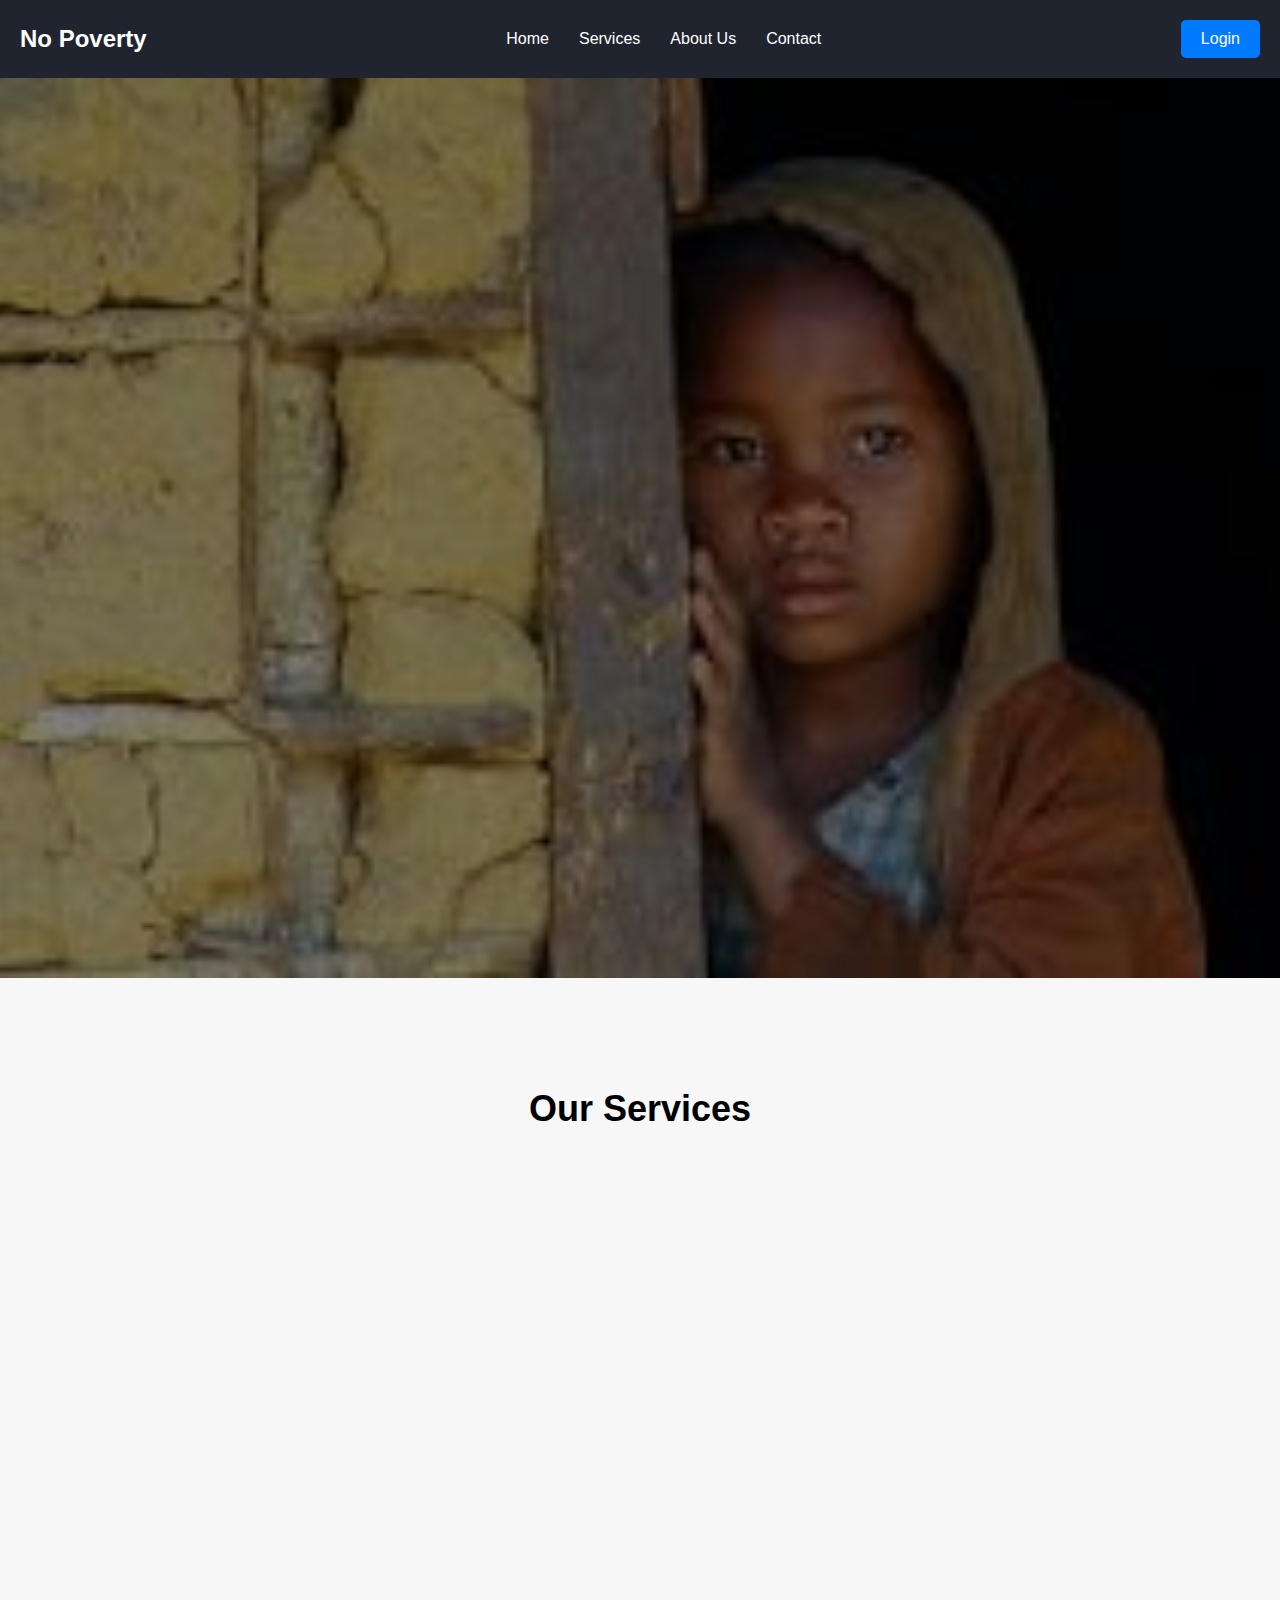
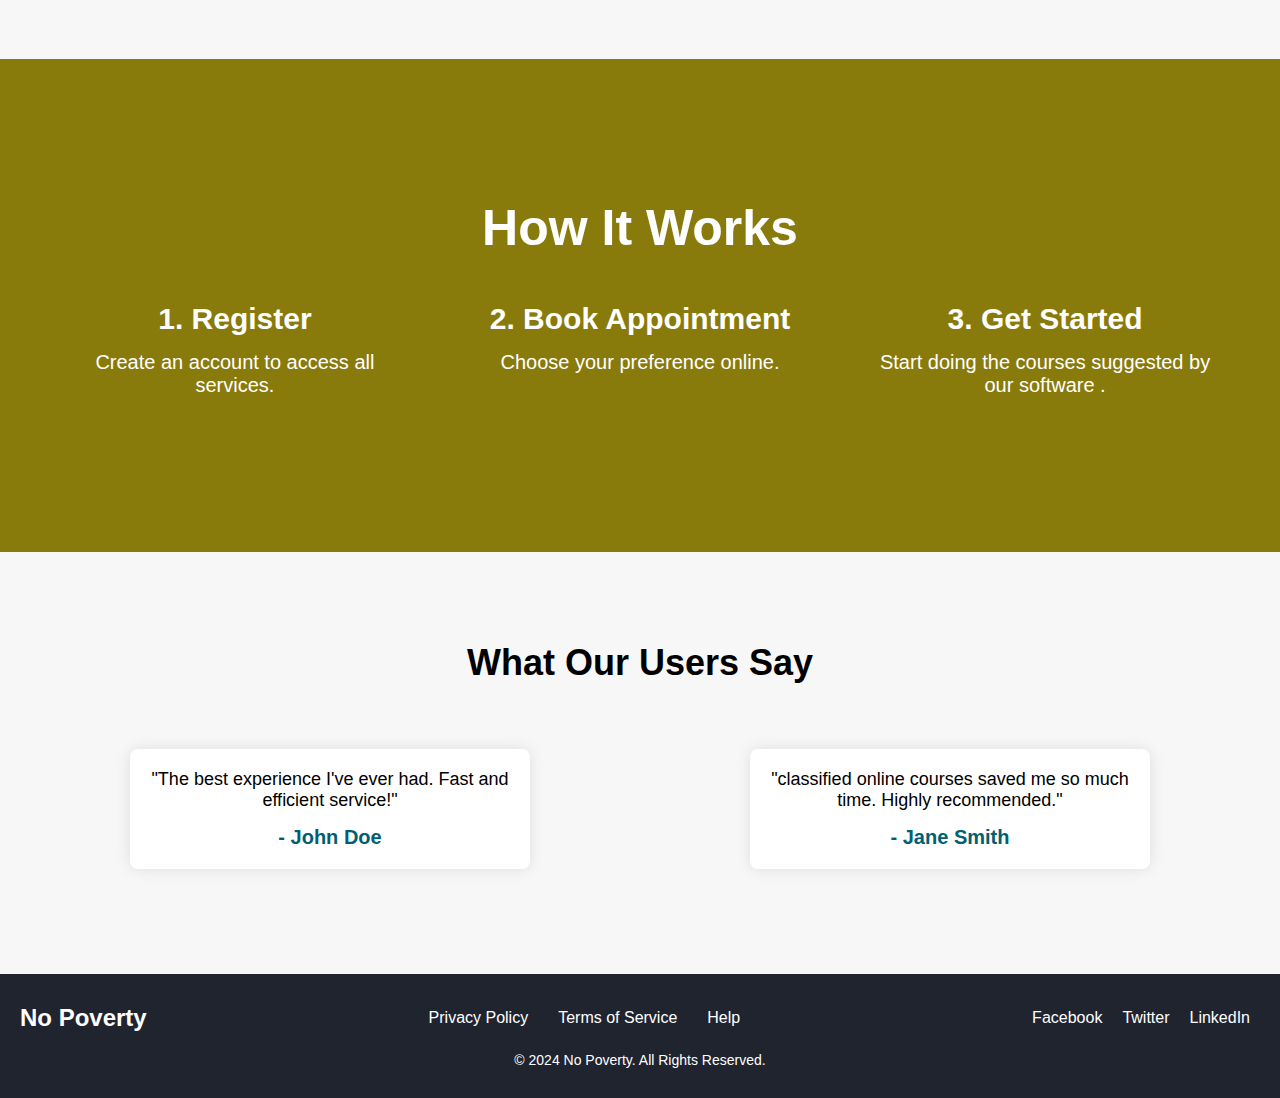
<file: index.html>
<!DOCTYPE html>
<html lang="en">
<head>
    <meta charset="UTF-8">
    <meta name="viewport" content="width=device-width, initial-scale=1.0">
    <title>Hospital Management System</title>
    <style>
/* Reset */
* {
    margin: 0;
    padding: 0;
    box-sizing: border-box;
    font-family: Arial, sans-serif;
}

/* Header */
header {
    display: flex;
    justify-content: space-between;
    align-items: center;
    padding: 20px;
    background-color:#20242f;
    color: white;
}

header .logo {
    font-size: 24px;
    font-weight: bold;
}

header nav ul {
    list-style: none;
    display: flex;
}

header nav ul li {
    margin: 0 15px;
}

header nav ul li a {
    color: white;
    text-decoration: none;
}

.login-btn {
    padding: 10px 20px;
    background-color: #94d2bd;
    color: #ffffff;
    border-radius: 5px;
    text-decoration: none;
}

.login-btn:hover {
    background-color: #82c1aa;
}

/* Hero Section */
.container {
    background: url('images.jpeg') no-repeat center center/cover;
    width: 100%;
    height: 100vh;
    display: flex;
    justify-content: center;
    align-items: center;
    color: white;
    text-align: center;
    position: relative;
    overflow: hidden;
}

.container::after {
    content: '';
    position: absolute;
    top: 0;
    left: 0;
    width: 100%;
    height: 100%;
    background: rgba(0, 0, 0, 0.5);
}

.hero-content {
    text-align: center;
    max-width: 900px;
    animation: fadeIn 1s ease-in-out forwards;
    opacity: 0;
}

@keyframes fadeIn {
    to { opacity: 1; }
}

.container h1 {
    font-size: 60px;
    margin-bottom: 50px;
}

.cta-btn {
    padding: 15px 30px;
    background-color: #000000a1;
    color: #ffffff;
    border-radius: 5px;
    text-decoration: none;
    font-size: 18px;
}

.cta-btn:hover {
    background-color: #82c1aa;
}

/* Services Section */
.services {
    padding: 110px 20px;
    background-color: #f7f7f7;
    text-align: center;
}

.services h2 {
    margin-bottom: 40px;
    font-size: 36px;
}

.service-container {
    display: flex;
    justify-content: space-around;
    flex-wrap: wrap;
}

.service-item {
    background-color: white;
    border-radius: 8px;
    padding: 40px;
    max-width: 300px;
    text-align: center;
    margin: 20px;
    box-shadow: 0 0 15px rgba(0, 0, 0, 0.1);
    transition: transform 0.3s;
    animation: slideUp 0.5s ease forwards;
    opacity: 0;
}

@keyframes slideUp {
    from { transform: translateY(20px); opacity: 0; }
    to { transform: translateY(0); opacity: 1; }
}

.service-item:hover {
    transform: translateY(-10px);
}

.service-item img {
    max-width: 100px;
    margin-bottom: 15px;
}

.service-item h3 {
    margin-bottom: 15px;
    font-size: 24px;
    color: #005f73;
}

.service-item p {
    margin-bottom: 15px;
}

.service-item a {
    color: #94d2bd;
    text-decoration: none;
    font-weight: bold;
}

.service-item a:hover {
    text-decoration: underline;
}

/* How It Works Section */
.how-it-works {
    padding: 140px 20px;
    background-color: #897a0c;
    color: white;
    text-align: center;
}

.how-it-works h2 {
    margin-bottom: 30px;
    font-size: 50px;
}

.steps {
    display: flex;
    justify-content: space-around;
    flex-wrap: wrap;
}

.step {
    max-width: 350px;
    margin: 15px;
}

.step h3 {
    margin-bottom: 15px;
    font-size: 30px;
}

.step p {
    font-size: 20px;
}

/* Bed Availability Checker */
.bed-checker-section {
    padding: 100px 20px;
    background-color: #d3e9e1f9;
    text-align: center;
}

.bed-checker {
    padding: 20px;
    background-color: #3d8f9f;
    border-radius: 10px;
    display: inline-block;
    color: white;
}

.bed-checker h3 {
    margin-bottom: 20px;
    font-size: 24px;
}

.bed-checker input {
    padding: 10px;
    border: none;
    border-radius: 5px;
    margin-right: 10px;
    margin-bottom: 20px;
}

.bed-checker button {
    padding: 10px 20px;
    background-color: #94d2bd;
    color: #005f73;
    border: none;
    border-radius: 5px;
    cursor: pointer;
}

.bed-checker button:hover {
    background-color: #82c1aa;
}

/* Testimonials */
.testimonials {
    padding: 90px 20px;
    background-color: #f7f7f7;
    text-align: center;
}

.testimonials h2 {
    margin-bottom: 50px;
    font-size: 36px;
}

.testimonial-container {
    display: flex;
    justify-content: space-around;
    flex-wrap: wrap;
}

.testimonial {
    max-width: 400px;
    margin: 15px;
    padding: 20px;
    background-color: white;
    border-radius: 8px;
    box-shadow: 0 0 15px rgba(0, 0, 0, 0.1);
}

.testimonial p {
    font-size: 18px;
    margin-bottom: 15px;
}

.testimonial h4 {
    color: #005f73;
    font-size: 20px;
}

/* Footer */
footer {
    padding: 30px 20px;
    background-color:#20242f;
    color: white;
    text-align: center;
}

.footer-container {
    display: flex;
    justify-content: space-between;
    align-items: center;
    flex-wrap: wrap;
}

.footer-logo {
    font-size: 24px;
    font-weight: bold;
}

.footer-links {
    list-style: none;
    display: flex;
}

.footer-links li {
    margin: 0 15px;
}

.footer-links li a {
    color: white;
    text-decoration: none;
}

.footer-social {
    display: flex;
    align-items: center;
}

.footer-social a {
    color: white;
    margin: 0 10px;
    text-decoration: none;
}

footer p {
    margin-top: 20px;
    font-size: 14px;
}

/* Style for the authentication buttons container */
.auth-buttons {
    display: flex;
    gap: 10px; /* Adjust spacing as needed */
}

.login-btn, .signup-btn {
    display: inline-block;
    padding: 10px 20px;
    text-decoration: none;
    color: white;
    background-color: #007BFF; /* Adjust color as needed */
    border-radius: 5px;
    text-align: center;
}

.auth-buttons a:hover {
    opacity: 0.8;
}

.bgclip {
    position: absolute;
    margin-right: 10%;
    right: 0;
    bottom: 0;
    z-index: -1;
}

.navbar {
    background-color: #20242f;
}

/* Responsive Design */
@media (max-width: 1024px) {
    .hero-content h1 {
        font-size: 40px;
    }
    .cta-btn {
        padding: 10px 20px;
        font-size: 16px;
    }
    .service-container {
        flex-direction: column;
        align-items: center;
    }
    .steps {
        flex-direction: column;
        align-items: center;
    }
}

@media (max-width: 768px) {
    header {
        flex-direction: column;
        align-items: flex-start;
    }

    header nav ul {
        flex-direction: column;
        gap: 10px;
    }

    .hero-content h1 {
        font-size: 32px;
    }

    .cta-btn {
        padding: 10px 20px;
    }

    .service-item {
        max-width: 90%;
    }

    .step {
        max-width: 90%;
    }

    .testimonial {
        max-width: 90%;
    }

    .footer-container {
        flex-direction: column;
        align-items: center;
        text-align: center;
    }
}

@media (max-width: 480px){
    .hero-content h1 {
        font-size: 28px;
    }}


    </style>
</head>
<body>

    <!-- Header Section -->
    <header>
        <div class="logo">No Poverty</div>
        
        <nav class="navbar">
            <ul>
                <li><a href="#">Home</a></li>
                <li><a href="#services">Services</a></li>
                <li><a href="#">About Us</a></li>
                <li><a href="contact.html">Contact</a></li>
            </ul>
        </nav>
        <div class="auth-buttons">
            <a href="login.html" id="loginButton" class="login-btn"></a>
        </div>
    </header>

    <!-- Hero Section -->
    <section class="container">
        <div class="hero-content">
            </video>
            <h1>Empowering Individuals, Reducing Poverty: Building Skills for Brighter Futures.</h1>
            <!-- Removed Book Appointment button -->
        </div>
    </section>

    <!-- Service Highlights -->
    <section id="services" class="services">
        <h2>Our Services</h2>
        <div class="service-container">
            <div class="service-item">
                <img src="skill.jpeg" alt="OPD">
                <h3>Skill Development
                </h3>
                <p>We help developing skills by providing applicable courses.</p>
                <a href="#">Read More</a>
            </div>
            <div class="service-item">
                <img src="download.png" alt="Bed Management">
                <h3>Remote Work Resources</h3>
                <p>Jobs and internhip which can be done from home .</p>
                <a href="available.html">Read More</a>
            </div>
            <div class="service-item">
                <img src="remote.png" alt="Inventory">
                <h3>Networking and Mentorship
                </h3>
                <p>Get in touch with top players in the industry.</p>
                <a href="#">Read More</a>
            </div>
        </div>
    </section>

    <!-- How It Works -->
    <section class="how-it-works">
        <h2>How It Works</h2>
        <div class="steps">
            <div class="step">
                <h3>1. Register</h3>
                <p>Create an account to access all services.</p>
            </div>
            <div class="step">
                <h3>2. Book Appointment</h3>
                <p>Choose your preference  online.</p>
            </div>
            <div class="step">
                <h3>3. Get Started</h3>
                <p>Start doing the courses suggested by our software .</p>
            </div>
        </div>
    </section>

    <!-- Testimonials -->
    <section class="testimonials">
        <h2>What Our Users Say</h2>
        <div class="testimonial-container">
            <div class="testimonial">
                <p>"The best experience I've ever had. Fast and efficient service!"</p>
                <h4>- John Doe</h4>
            </div>
            <div class="testimonial">
                <p>"classified online courses saved me so much time. Highly recommended."</p>
                <h4>- Jane Smith</h4>
            </div>
        </div>
    </section>

    <!-- Footer Section -->
    <footer>
        <div class="footer-container">
            <div class="footer-logo">No Poverty</div>
            <ul class="footer-links">
                <li><a href="#">Privacy Policy</a></li>
                <li><a href="#">Terms of Service</a></li>
                <li><a href="#">Help</a></li>
            </ul>
            <div class="footer-social">
                <a href="#">Facebook</a>
                <a href="#">Twitter</a>
                <a href="#">LinkedIn</a>
            </div>
        </div>
        <p>&copy; 2024 No Poverty. All Rights Reserved.</p>
    </footer>

    <script>
        // Check login status from localStorage
        let isLoggedIn = localStorage.getItem('isLoggedIn') === 'true'; // Retrieve login status from localStorage
    
        const loginButton = document.getElementById('loginButton');
    
        function updateButtons() {
            if (isLoggedIn) {
                loginButton.textContent = 'Logout';
                loginButton.onclick = function() {
                    // Handle logout logic here
                    alert('You have been logged out.');
                    isLoggedIn = false;
                    localStorage.setItem('isLoggedIn', 'false'); // Update login status in localStorage
                    updateButtons(); // Update the button text and functionality
                };
            } else {
                loginButton.textContent = 'Login';
                loginButton.onclick = function() {
                    window.location.href = 'login2.html';
                };
            }
        }
    
        updateButtons(); // Initialize the button with the correct state
    </script>
    

</body>
</html>
</file>
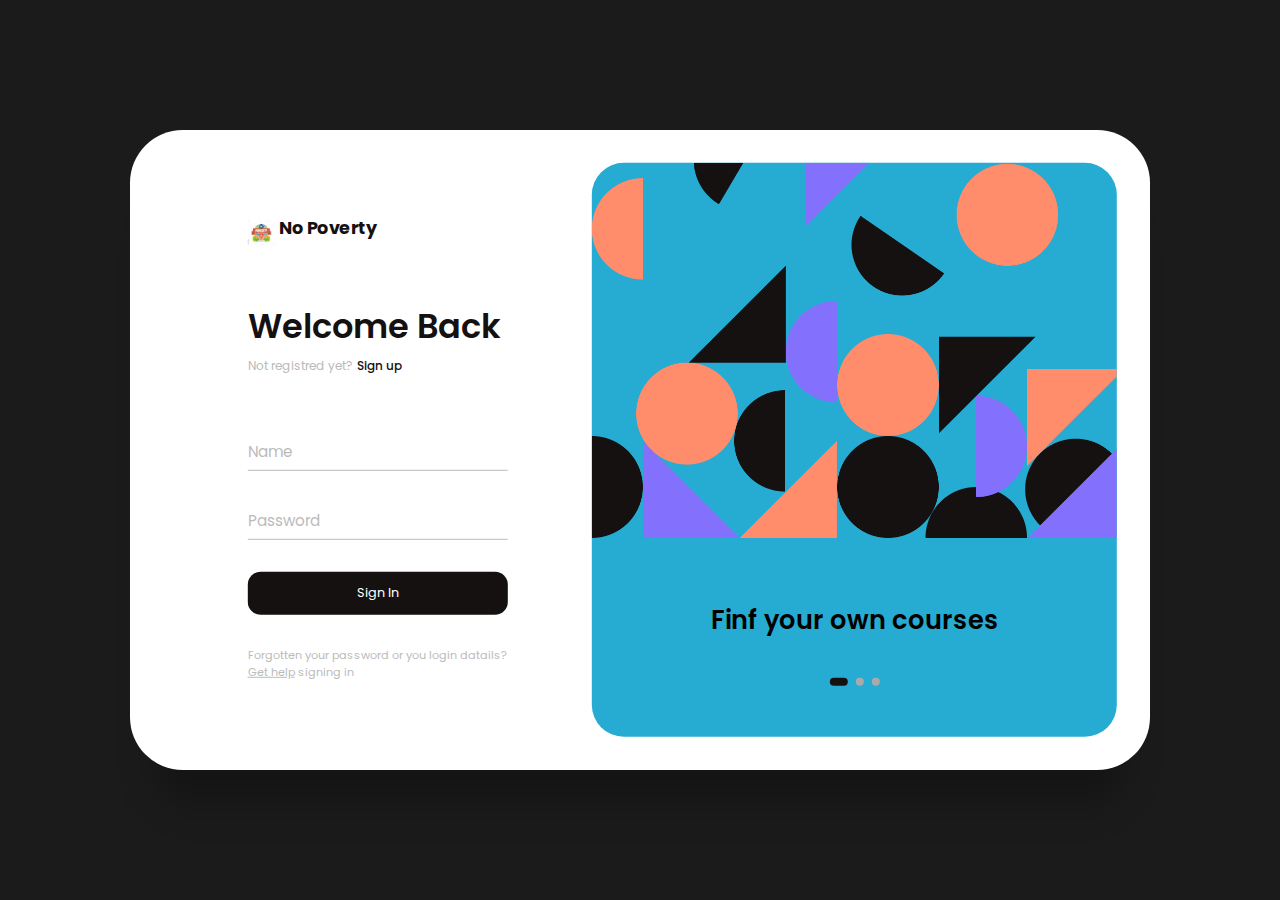
<file: login.html>
<!DOCTYPE html>
<html lang="en">
  <head>
    <meta charset="UTF-8" />
    <meta http-equiv="X-UA-Compatible" content="IE=edge" />
    <meta name="viewport" content="width=device-width, initial-scale=1.0" />
    <title>Sign in & Sign up Form</title>
    <link rel="stylesheet" href="login.css" />
  </head>
  <body>
    <main>
      <div class="box">
        <div class="inner-box">
          <div class="forms-wrap">
            <form action="index.html" autocomplete="off" class="sign-in-form">
              <div class="logo">
                <img src="no.jpeg" alt="easyclass" />
                <h4>No Poverty</h4>
              </div>

              <div class="heading">
                <h2>Welcome Back</h2>
                <h6>Not registred yet?</h6>
                <a href="#" class="toggle">Sign up</a>
              </div>

              <div class="actual-form">
                <div class="input-wrap">
                  <input
                    type="text"
                    minlength="4"
                    class="input-field"
                    autocomplete="off"
                    required
                  />
                  <label>Name</label>
                </div>

                <div class="input-wrap">
                  <input
                    type="password"
                    minlength="4"
                    class="input-field"
                    autocomplete="off"
                    required
                  />
                  <label>Password</label>
                </div>

                <input type="submit" value="Sign In" class="sign-btn" />

                <p class="text">
                  Forgotten your password or you login datails?
                  <a href="#">Get help</a> signing in
                </p>
              </div>
            </form>

            <form action="login.html" autocomplete="off" class="sign-up-form">
              <div class="logo">
                <img src="no.jpeg" alt="no poverty" />
                <h4>easyclass</h4>
              </div>

              <div class="heading">
                <h2>Get Started</h2>
                <h6>Already have an account?</h6>
                <a href="index.html" class="toggle">Sign in</a>
              </div>

              <div class="actual-form">
                <div class="input-wrap">
                  <input
                    type="text"
                    minlength="4"
                    class="input-field"
                    autocomplete="off"
                    required
                  />
                  <label>Name</label>
                </div>

                <div class="input-wrap">
                  <input
                    type="email"
                    class="input-field"
                    autocomplete="off"
                    required
                  />
                  <label>Email</label>
                </div>

                <div class="input-wrap">
                  <input
                    type="password"
                    minlength="4"
                    class="input-field"
                    autocomplete="off"
                    required
                  />
                  <label>Password</label>
                </div>

                <input type="submit" value="Sign Up" class="sign-btn" />

                <p class="text">
                  By signing up, I agree to the
                  <a href="#">Terms of Services</a> and
                  <a href="#">Privacy Policy</a>
                </p>
              </div>
            </form>
          </div>

          <div class="carousel">
            <div class="images-wrapper">
              <img src="image1.png" class="image img-1 show" alt="" />
              <img src="image2.png" class="image img-2" alt="" />
              <img src="image3.png" class="image img-3" alt="" />
            </div>

            <div class="text-slider">
              <div class="text-wrap">
                <div class="text-group">
                  <h2>Finf your own courses</h2>
                  <h2>Search as you like</h2>
                  <h2>Invite Peers to our site</h2>
                </div>
              </div>

              <div class="bullets">
                <span class="active" data-value="1"></span>
                <span data-value="2"></span>
                <span data-value="3"></span>
              </div>
            </div>
          </div>
        </div>
      </div>
    </main>

    <!-- Javascript file -->

    <script src="app.js"></script>
  </body>
</html>
</file>
<file: login.css>
@import url("https://fonts.googleapis.com/css2?family=Poppins:wght@200;300;400;500;600;700;800&display=swap");

*,
*::before,
*::after {
  padding: 0;
  margin: 0;
  box-sizing: border-box;
}

body,
input {
  font-family: "Poppins", sans-serif;
}

main {
  width: 100%;
  min-height: 100vh;
  overflow: hidden;
  background-color:#1b1b1b;
  padding: 2rem;
  display: flex;
  align-items: center;
  justify-content: center;
}

.box {
  position: relative;
  width: 100%;
  max-width: 1020px;
  height: 640px;
  background-color:#fff;
  border-radius: 3.3rem;
  box-shadow: 0 60px 40px -30px rgba(0, 0, 0, 0.27);
}

.inner-box {
  position: absolute;
  width: calc(100% - 4.1rem);
  height: calc(100% - 4.1rem);
  top: 50%;
  left: 50%;
  transform: translate(-50%, -50%);
}

.forms-wrap {
  position: absolute;
  height: 100%;
  width: 45%;
  top: 0;
  left: 0;
  display: grid;
  grid-template-columns: 1fr;
  grid-template-rows: 1fr;
  transition: 0.8s ease-in-out;
}

form {
  max-width: 260px;
  width: 100%;
  margin: 0 auto;
  height: 100%;
  display: flex;
  flex-direction: column;
  justify-content: space-evenly;
  grid-column: 1 / 2;
  grid-row: 1 / 2;
  transition: opacity 0.02s 0.4s;
}

form.sign-up-form {
  opacity: 0;
  pointer-events: none;
}

.logo {
  display: flex;
  align-items: center;
}

.logo img {
  width: 27px;
  margin-right: 0.3rem;
}

.logo h4 {
  font-size: 1.1rem;
  margin-top: -9px;
  letter-spacing: -0.5px;
  color: #151111;
}

.heading h2 {
  font-size: 2.1rem;
  font-weight: 600;
  color: #151111;
}

.heading h6 {
  color: #bababa;
  font-weight: 400;
  font-size: 0.75rem;
  display: inline;
}

.toggle {
  color: #151111;
  text-decoration: none;
  font-size: 0.75rem;
  font-weight: 500;
  transition: 0.3s;
}

.toggle:hover {
  color: #8371fd;
}

.input-wrap {
  position: relative;
  height: 37px;
  margin-bottom: 2rem;
}

.input-field {
  position: absolute;
  width: 100%;
  height: 100%;
  background: none;
  border: none;
  outline: none;
  border-bottom: 1px solid #bbb;
  padding: 0;
  font-size: 0.95rem;
  color: #151111;
  transition: 0.4s;
}

label {
  position: absolute;
  left: 0;
  top: 50%;
  transform: translateY(-50%);
  font-size: 0.95rem;
  color: #bbb;
  pointer-events: none;
  transition: 0.4s;
}

.input-field.active {
  border-bottom-color: #151111;
}

.input-field.active + label {
  font-size: 0.75rem;
  top: -2px;
}

.sign-btn {
  display: inline-block;
  width: 100%;
  height: 43px;
  background-color: #151111;
  color: #fff;
  border: none;
  cursor: pointer;
  border-radius: 0.8rem;
  font-size: 0.8rem;
  margin-bottom: 2rem;
  transition: 0.3s;
}

.sign-btn:hover {
  background-color: #8371fd;
}

.text {
  color: #bbb;
  font-size: 0.7rem;
}

.text a {
  color: #bbb;
  transition: 0.3s;
}

.text a:hover {
  color: #8371fd;
}

main.sign-up-mode form.sign-in-form {
  opacity: 0;
  pointer-events: none;
}

main.sign-up-mode form.sign-up-form {
  opacity: 1;
  pointer-events: all;
}

main.sign-up-mode .forms-wrap {
  left: 55%;
}

main.sign-up-mode .carousel {
  left: 0%;
}

.carousel {
  position: absolute;
  height: 100%;
  width: 55%;
  left: 45%;
  top: 0;
  background-color: #26acd2;
  border-radius: 2rem;
  display: grid;
  grid-template-rows: auto 1fr;
  padding-bottom: 2rem;
  overflow: hidden;
  transition: 0.8s ease-in-out;
}

.images-wrapper {
  display: grid;
  grid-template-columns: 1fr;
  grid-template-rows: 1fr;
}

.image {
  width: 100%;
  grid-column: 1/2;
  grid-row: 1/2;
  opacity: 0;
  transition: opacity 0.3s, transform 0.5s;
}

.img-1 {
  transform: translate(0, -50px);
}

.img-2 {
  transform: scale(0.4, 0.5);
}

.img-3 {
  transform: scale(0.3) rotate(-20deg);
}

.image.show {
  opacity: 1;
  transform: none;
}

.text-slider {
  display: flex;
  align-items: center;
  justify-content: center;
  flex-direction: column;
}

.text-wrap {
  max-height: 2.2rem;
  overflow: hidden;
  margin-bottom: 2.5rem;
}

.text-group {
  display: flex;
  flex-direction: column;
  text-align: center;
  transform: translateY(0);
  transition: 0.5s;
}

.text-group h2 {
  line-height: 2.2rem;
  font-weight: 600;
  font-size: 1.6rem;
}

.bullets {
  display: flex;
  align-items: center;
  justify-content: center;
}

.bullets span {
  display: block;
  width: 0.5rem;
  height: 0.5rem;
  background-color: #aaa;
  margin: 0 0.25rem;
  border-radius: 50%;
  cursor: pointer;
  transition: 0.3s;
}

.bullets span.active {
  width: 1.1rem;
  background-color: #151111;
  border-radius: 1rem;
}

@media (max-width: 850px) {
  .box {
    height: auto;
    max-width: 550px;
    overflow: hidden;
  }

  .inner-box {
    position: static;
    transform: none;
    width: revert;
    height: revert;
    padding: 2rem;
  }

  .forms-wrap {
    position: revert;
    width: 100%;
    height: auto;
  }

  form {
    max-width: revert;
    padding: 1.5rem 2.5rem 2rem;
    transition: transform 0.8s ease-in-out, opacity 0.45s linear;
  }

  .heading {
    margin: 2rem 0;
  }

  form.sign-up-form {
    transform: translateX(100%);
  }

  main.sign-up-mode form.sign-in-form {
    transform: translateX(-100%);
  }

  main.sign-up-mode form.sign-up-form {
    transform: translateX(0%);
  }

  .carousel {
    position: revert;
    height: auto;
    width: 100%;
    padding: 3rem 2rem;
    display: flex;
  }

  .images-wrapper {
    display: none;
  }

  .text-slider {
    width: 100%;
  }
}

@media (max-width: 530px) {
  main {
    padding: 1rem;
  }

  .box {
    border-radius: 2rem;
  }

  .inner-box {
    padding: 1rem;
  }

  .carousel {
    padding: 1.5rem 1rem;
    border-radius: 1.6rem;
  }

  .text-wrap {
    margin-bottom: 1rem;
  }

  .text-group h2 {
    font-size: 1.2rem;
  }

  form {
    padding: 1rem 2rem 1.5rem;
  }
}
</file>
